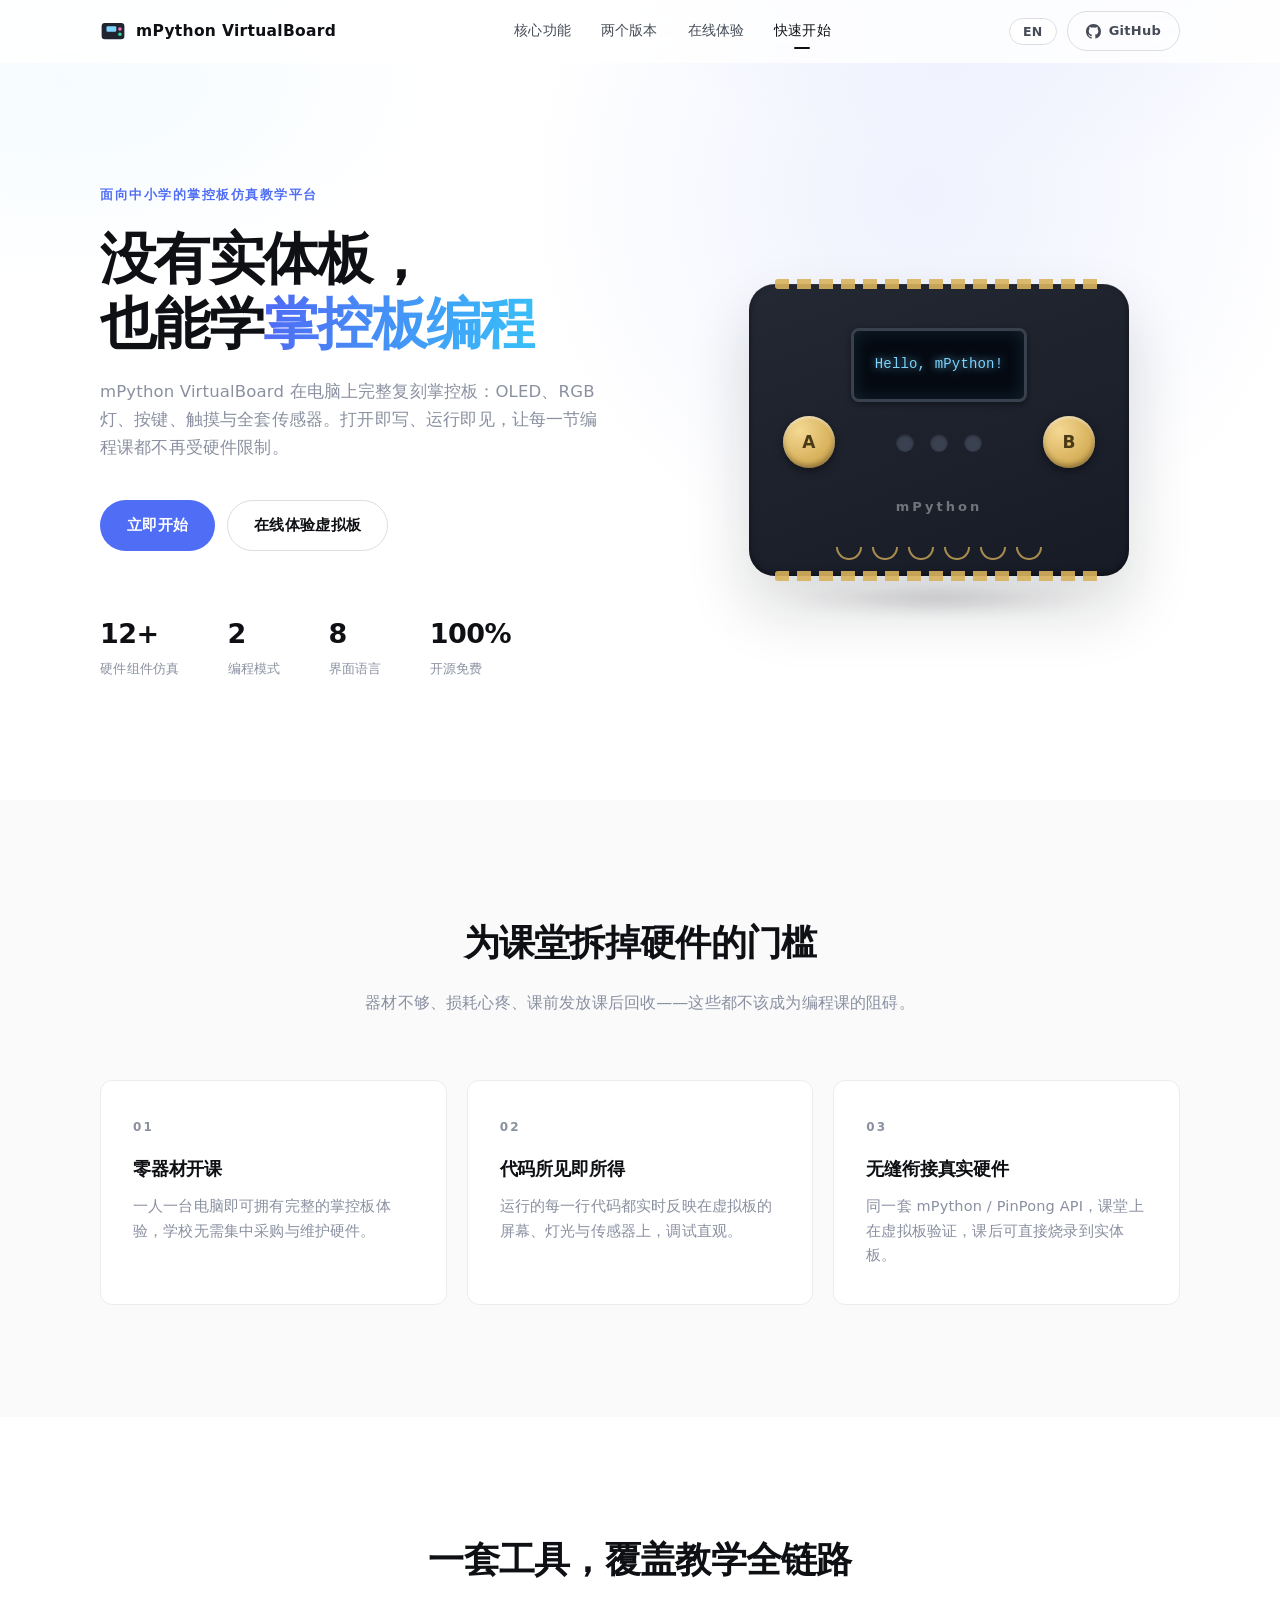
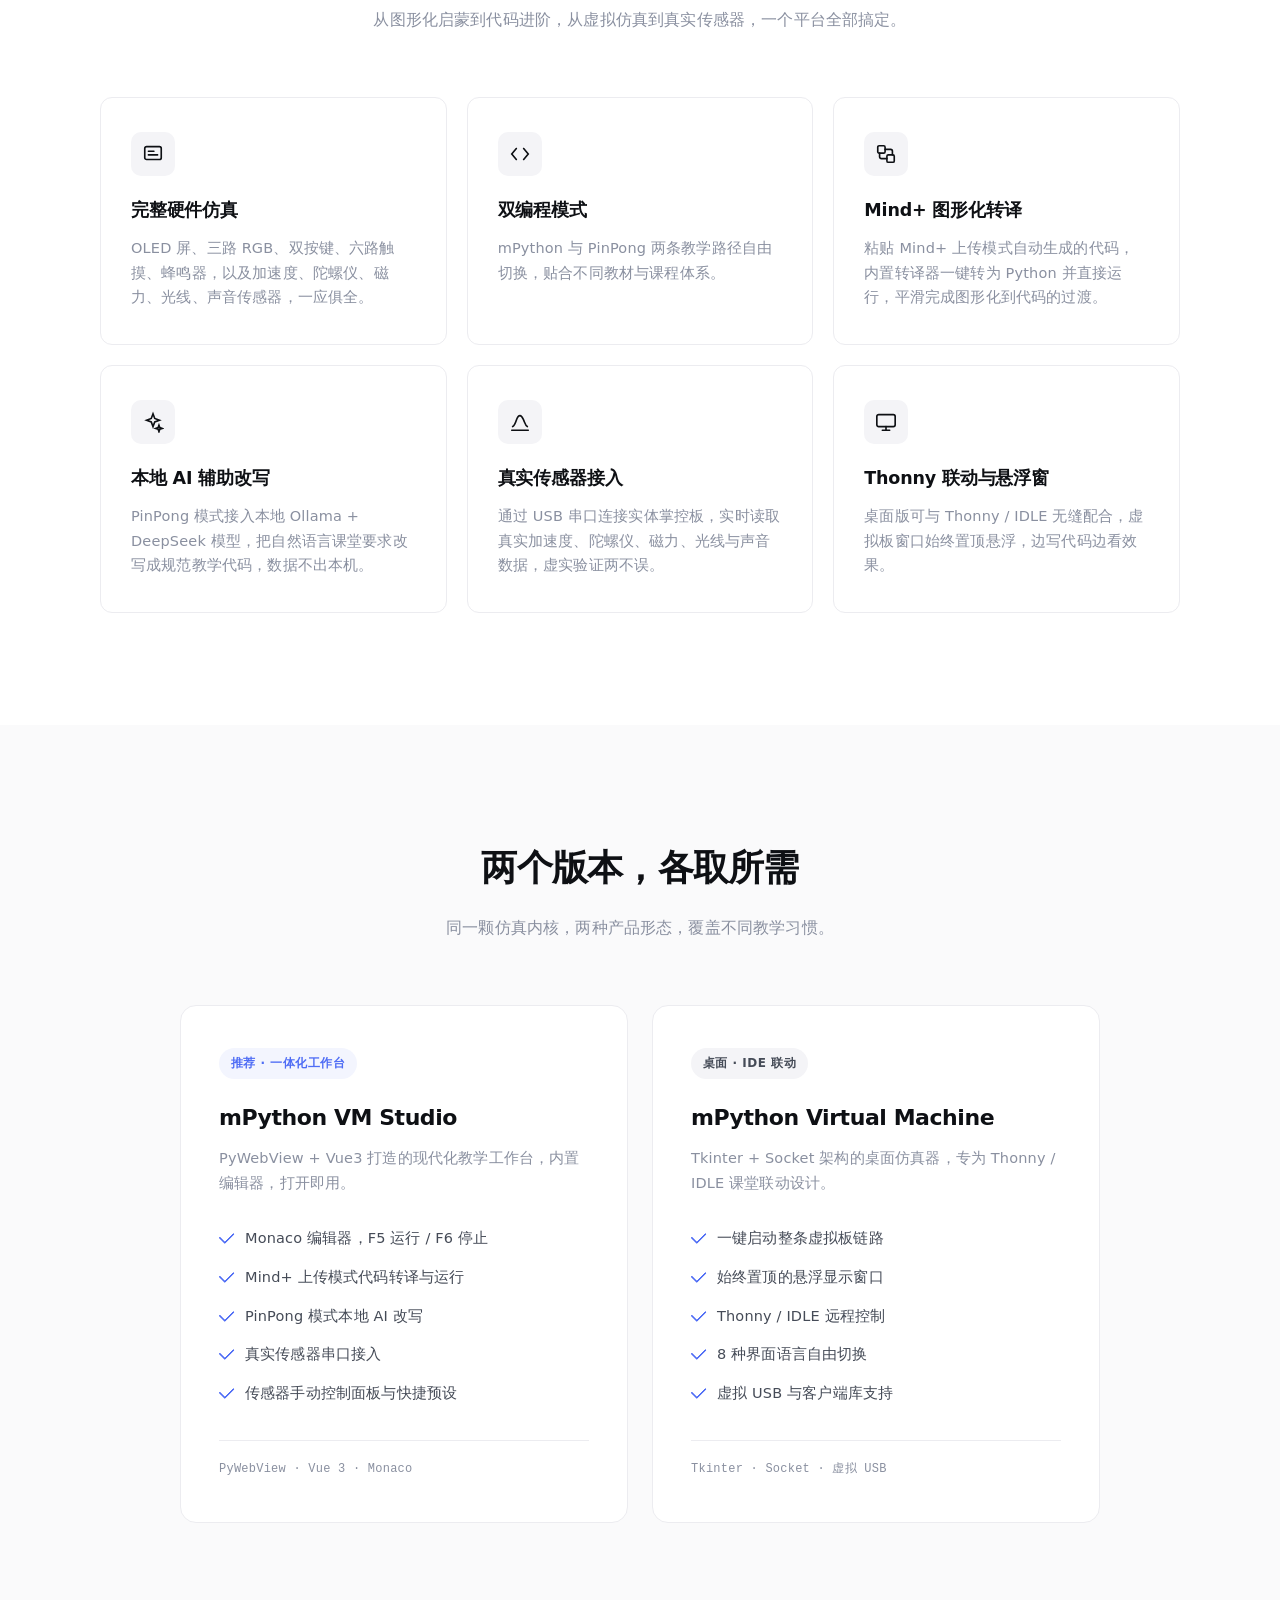
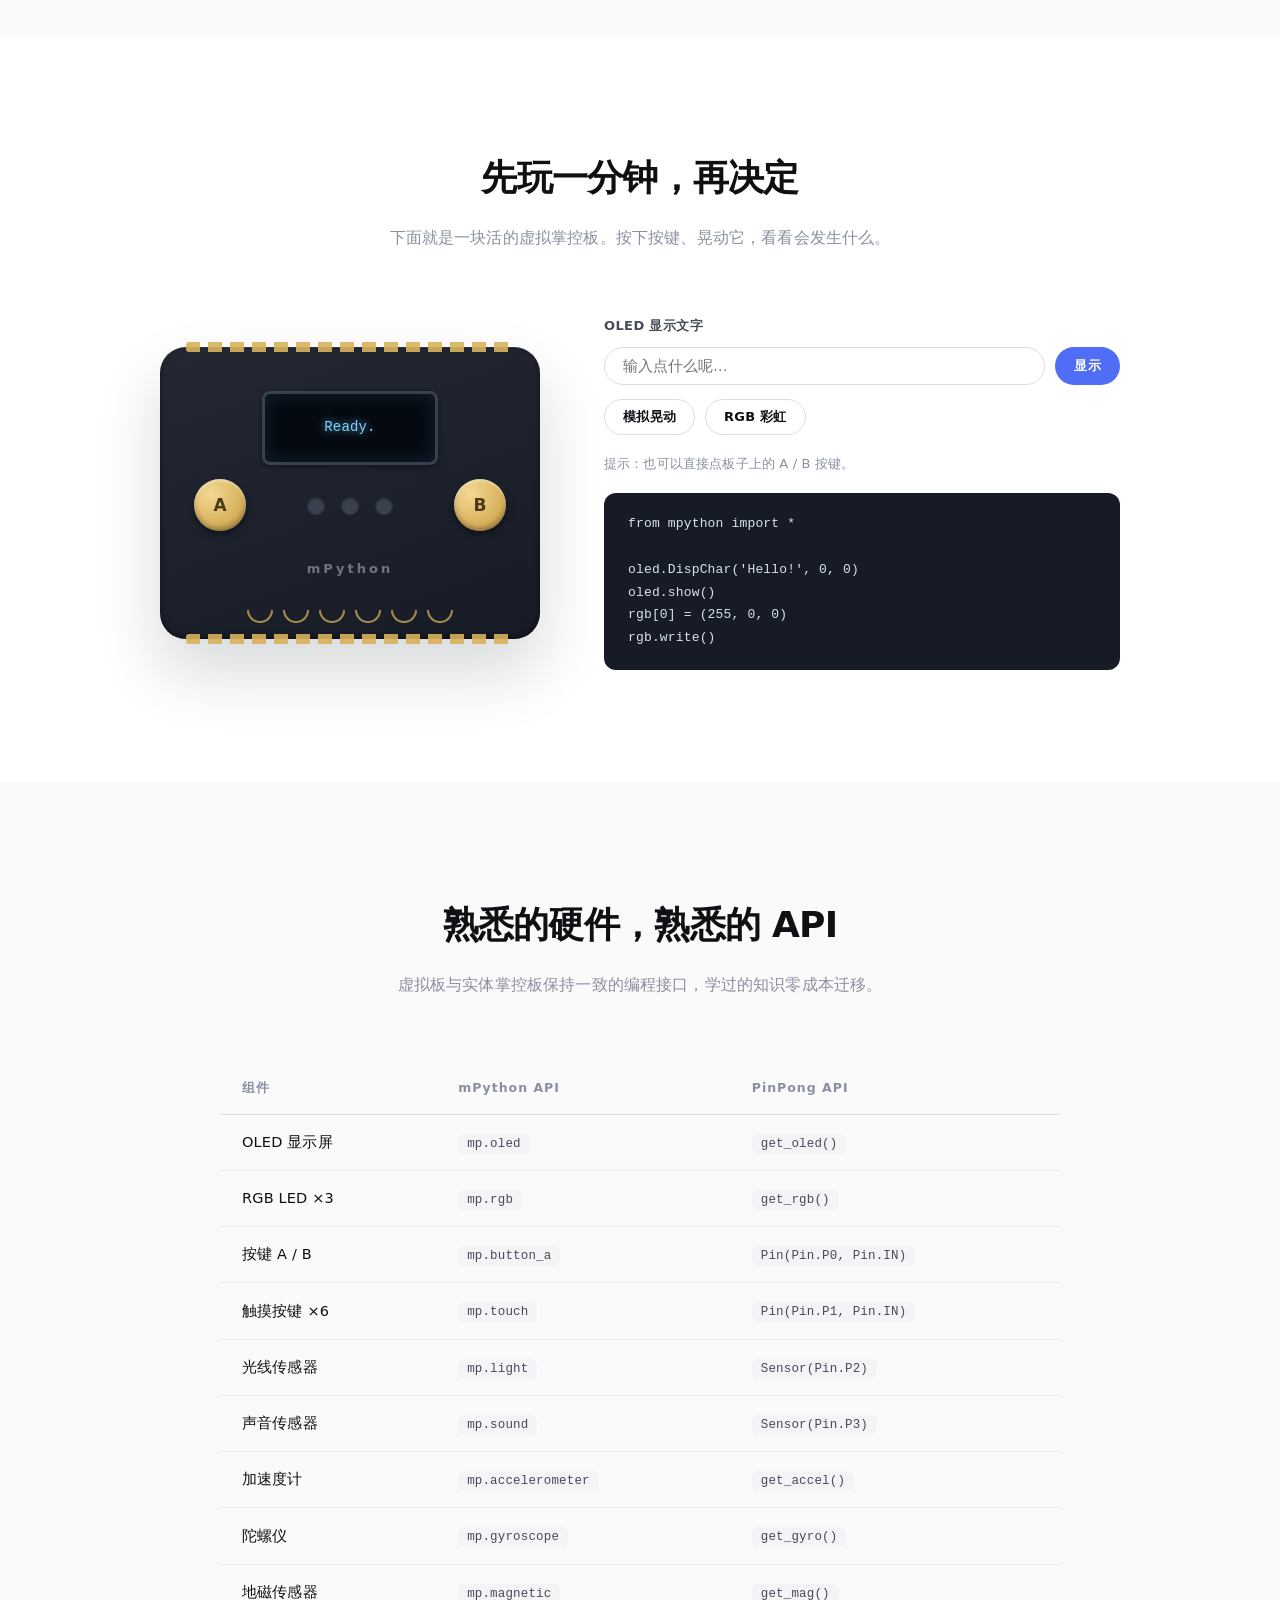
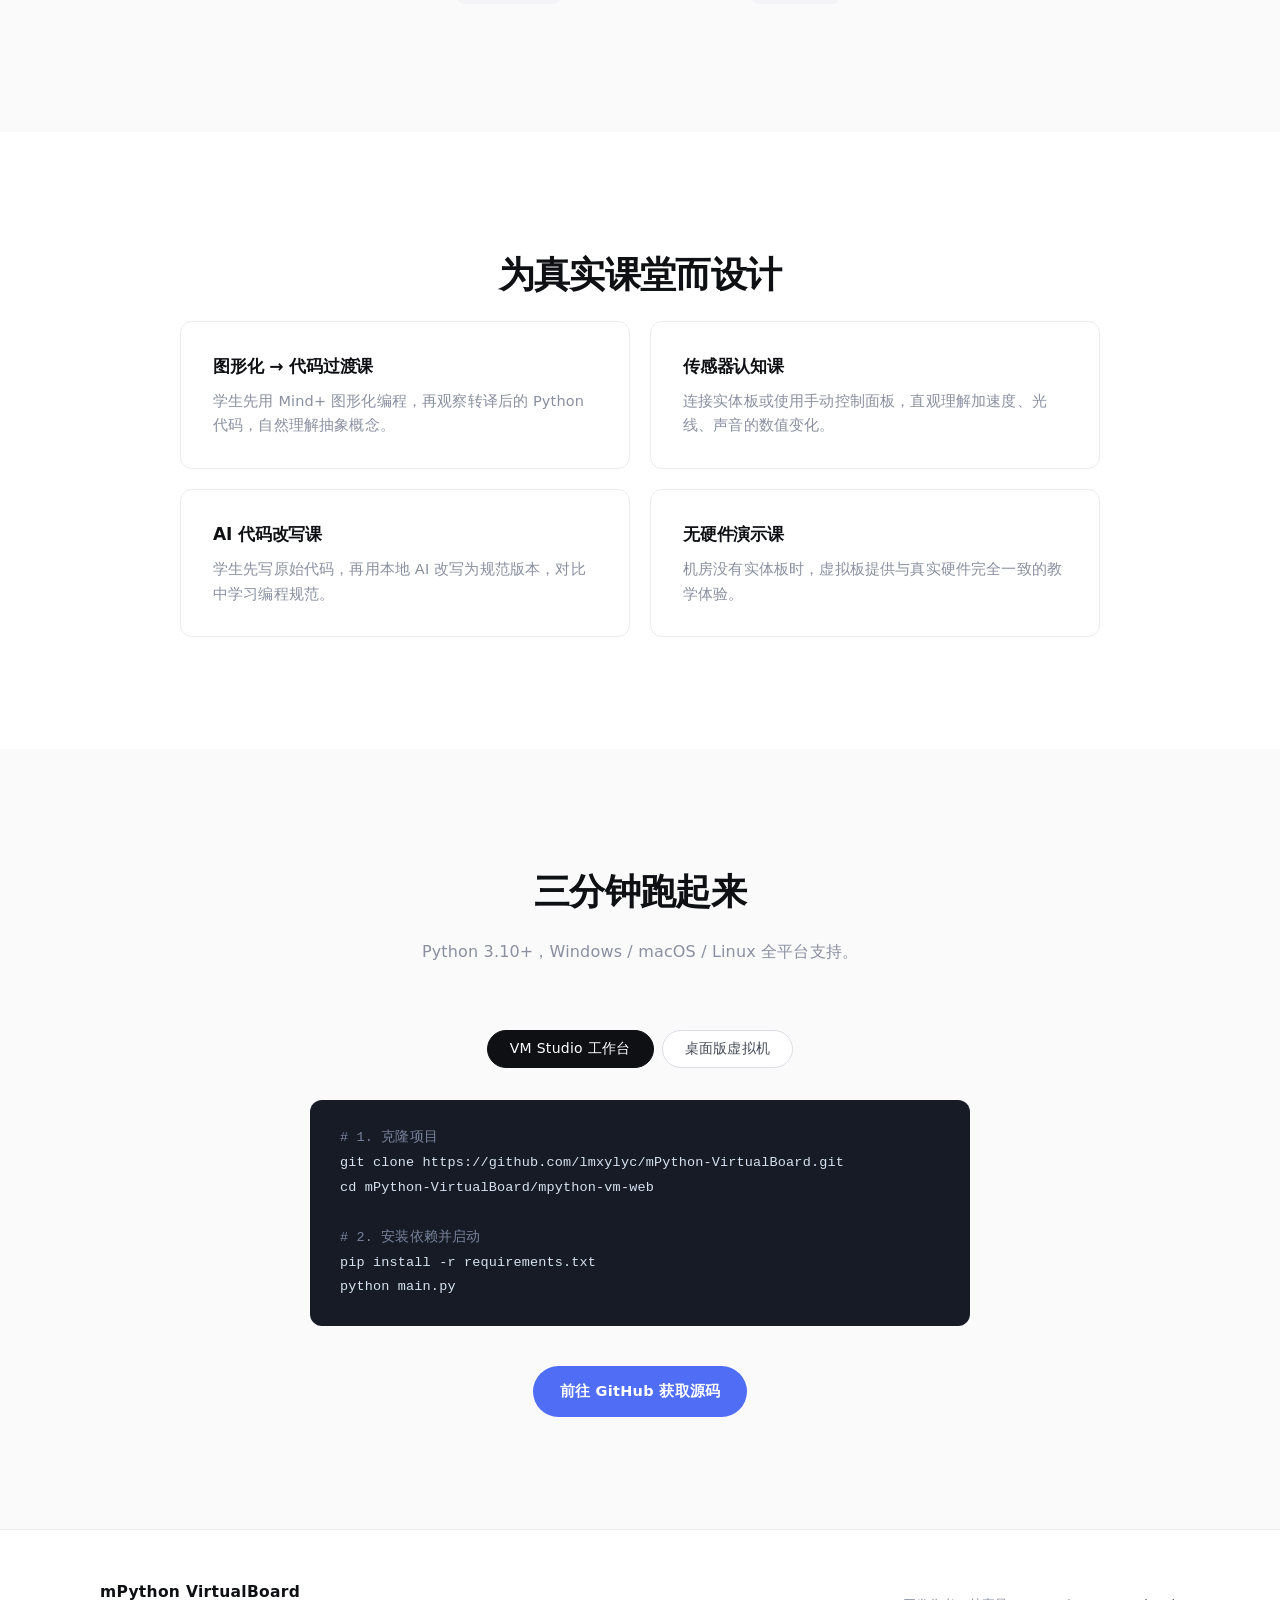
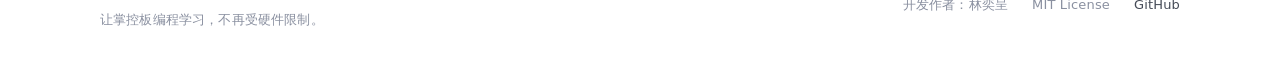
<file: docs/index.html>
<!DOCTYPE html>
<html lang="zh-CN">
<head>
  <meta charset="UTF-8" />
  <meta name="viewport" content="width=device-width, initial-scale=1.0" />
  <title>mPython VirtualBoard · 虚拟掌控板</title>
  <meta name="description" content="mPython VirtualBoard —— 无需实体硬件的掌控板仿真教学平台。完整硬件模拟、双编程模式、Mind+ 转译与本地 AI 辅助。" />
  <link rel="icon" type="image/svg+xml" href="favicon.svg" />
  <link rel="stylesheet" href="css/style.css" />
</head>
<body>
  <div class="scroll-progress" id="scrollProgress" aria-hidden="true"></div>

  <!-- ===================== 导航栏 ===================== -->
  <header class="nav" id="nav">
    <div class="container nav-inner">
      <a class="brand" href="#top">
        <span class="brand-mark" aria-hidden="true">
          <svg viewBox="0 0 32 32" width="26" height="26"><rect x="2" y="6" width="28" height="20" rx="4" fill="#1f2430"/><rect x="8" y="10" width="12" height="7" rx="1.5" fill="#7dd3fc"/><circle cx="24.5" cy="13.5" r="2.2" fill="#f472b6"/><circle cx="24.5" cy="20" r="2.2" fill="#34d399"/></svg>
        </span>
        <span class="brand-name">mPython&nbsp;VirtualBoard</span>
      </a>
      <nav class="nav-links" id="navLinks">
        <a href="#features" data-i18n="nav.features">核心功能</a>
        <a href="#editions" data-i18n="nav.editions">两个版本</a>
        <a href="#demo" data-i18n="nav.demo">在线体验</a>
        <a href="#start" data-i18n="nav.start">快速开始</a>
      </nav>
      <div class="nav-actions">
        <button class="lang-toggle" id="langToggle" type="button" aria-label="Switch language">EN</button>
        <a class="btn btn-ghost btn-sm" href="https://github.com/lmxylyc/mPython-VirtualBoard" target="_blank" rel="noopener">
          <svg viewBox="0 0 16 16" width="15" height="15" fill="currentColor" aria-hidden="true"><path d="M8 0C3.58 0 0 3.58 0 8c0 3.54 2.29 6.53 5.47 7.59.4.07.55-.17.55-.38 0-.19-.01-.82-.01-1.49-2.01.37-2.53-.49-2.69-.94-.09-.23-.48-.94-.82-1.13-.28-.15-.68-.52-.01-.53.63-.01 1.08.58 1.23.82.72 1.21 1.87.87 2.33.66.07-.52.28-.87.51-1.07-1.78-.2-3.64-.89-3.64-3.95 0-.87.31-1.59.82-2.15-.08-.2-.36-1.02.08-2.12 0 0 .67-.21 2.2.82.64-.18 1.32-.27 2-.27s1.36.09 2 .27c1.53-1.04 2.2-.82 2.2-.82.44 1.1.16 1.92.08 2.12.51.56.82 1.27.82 2.15 0 3.07-1.87 3.75-3.65 3.95.29.25.54.73.54 1.48 0 1.07-.01 1.93-.01 2.2 0 .21.15.46.55.38A8.01 8.01 0 0 0 16 8c0-4.42-3.58-8-8-8Z"/></svg>
          GitHub
        </a>
        <button class="nav-burger" id="navBurger" type="button" aria-label="Menu">
          <span></span><span></span><span></span>
        </button>
      </div>
    </div>
  </header>

  <main id="top">

    <!-- ===================== Hero ===================== -->
    <section class="hero">
      <div class="container hero-grid">
        <div class="hero-copy">
          <p class="eyebrow" data-i18n="hero.eyebrow">面向中小学的掌控板仿真教学平台</p>
          <h1 data-i18n="hero.title">没有实体板，<br />也能学<span class="grad">掌控板编程</span></h1>
          <p class="hero-sub" data-i18n="hero.sub">
            mPython VirtualBoard 在电脑上完整复刻掌控板：OLED、RGB 灯、按键、触摸与全套传感器。
            打开即写、运行即见，让每一节编程课都不再受硬件限制。
          </p>
          <div class="hero-cta">
            <a class="btn btn-primary" href="#start" data-i18n="hero.cta1">立即开始</a>
            <a class="btn btn-outline" href="#demo" data-i18n="hero.cta2">在线体验虚拟板</a>
          </div>
          <dl class="hero-stats">
            <div><dt>12+</dt><dd data-i18n="hero.stat1">硬件组件仿真</dd></div>
            <div><dt>2</dt><dd data-i18n="hero.stat2">编程模式</dd></div>
            <div><dt>8</dt><dd data-i18n="hero.stat3">界面语言</dd></div>
            <div><dt>100%</dt><dd data-i18n="hero.stat4">开源免费</dd></div>
          </dl>
        </div>

        <!-- CSS 手绘掌控板 -->
        <div class="hero-board" aria-hidden="true">
          <div class="board-float">
            <div class="board">
              <div class="board-pins top"></div>
              <div class="board-pins bottom"></div>
              <div class="board-oled"><span class="oled-line" id="heroOled">Hello, mPython!</span></div>
              <div class="board-btn btn-a">A</div>
              <div class="board-btn btn-b">B</div>
              <div class="board-rgb">
                <span class="rgb rgb0"></span><span class="rgb rgb1"></span><span class="rgb rgb2"></span>
              </div>
              <div class="board-logo">mPython</div>
              <div class="board-touch">
                <span></span><span></span><span></span><span></span><span></span><span></span>
              </div>
            </div>
            <div class="board-shadow"></div>
          </div>
        </div>
      </div>
    </section>

    <!-- ===================== 痛点 ===================== -->
    <section class="section why">
      <div class="container">
        <h2 class="section-title" data-i18n="why.title">为课堂拆掉硬件的门槛</h2>
        <p class="section-sub" data-i18n="why.sub">器材不够、损耗心疼、课前发放课后回收——这些都不该成为编程课的阻碍。</p>
        <div class="why-grid">
          <div class="why-card">
            <div class="why-num">01</div>
            <h3 data-i18n="why.c1t">零器材开课</h3>
            <p data-i18n="why.c1d">一人一台电脑即可拥有完整的掌控板体验，学校无需集中采购与维护硬件。</p>
          </div>
          <div class="why-card">
            <div class="why-num">02</div>
            <h3 data-i18n="why.c2t">代码所见即所得</h3>
            <p data-i18n="why.c2d">运行的每一行代码都实时反映在虚拟板的屏幕、灯光与传感器上，调试直观。</p>
          </div>
          <div class="why-card">
            <div class="why-num">03</div>
            <h3 data-i18n="why.c3t">无缝衔接真实硬件</h3>
            <p data-i18n="why.c3d">同一套 mPython / PinPong API，课堂上在虚拟板验证，课后可直接烧录到实体板。</p>
          </div>
        </div>
      </div>
    </section>

    <!-- ===================== 核心功能 ===================== -->
    <section class="section features" id="features">
      <div class="container">
        <h2 class="section-title" data-i18n="feat.title">一套工具，覆盖教学全链路</h2>
        <p class="section-sub" data-i18n="feat.sub">从图形化启蒙到代码进阶，从虚拟仿真到真实传感器，一个平台全部搞定。</p>
        <div class="feature-grid">
          <article class="feature-card">
            <div class="feature-icon fi-blue">
              <svg viewBox="0 0 24 24" fill="none" stroke="currentColor" stroke-width="1.8" stroke-linecap="round"><rect x="3" y="4" width="18" height="14" rx="2"/><path d="M7 9h6M7 13h10"/></svg>
            </div>
            <h3 data-i18n="feat.f1t">完整硬件仿真</h3>
            <p data-i18n="feat.f1d">OLED 屏、三路 RGB、双按键、六路触摸、蜂鸣器，以及加速度、陀螺仪、磁力、光线、声音传感器，一应俱全。</p>
          </article>
          <article class="feature-card">
            <div class="feature-icon fi-violet">
              <svg viewBox="0 0 24 24" fill="none" stroke="currentColor" stroke-width="1.8" stroke-linecap="round"><path d="M8 6l-5 6 5 6M16 6l5 6-5 6"/></svg>
            </div>
            <h3 data-i18n="feat.f2t">双编程模式</h3>
            <p data-i18n="feat.f2d">mPython 与 PinPong 两条教学路径自由切换，贴合不同教材与课程体系。</p>
          </article>
          <article class="feature-card">
            <div class="feature-icon fi-cyan">
              <svg viewBox="0 0 24 24" fill="none" stroke="currentColor" stroke-width="1.8" stroke-linecap="round"><rect x="3" y="3" width="8" height="8" rx="1.5"/><rect x="13" y="13" width="8" height="8" rx="1.5"/><path d="M11 7h6a2 2 0 0 1 2 2v4M13 17H7a2 2 0 0 1-2-2v-4"/></svg>
            </div>
            <h3 data-i18n="feat.f3t">Mind+ 图形化转译</h3>
            <p data-i18n="feat.f3d">粘贴 Mind+ 上传模式自动生成的代码，内置转译器一键转为 Python 并直接运行，平滑完成图形化到代码的过渡。</p>
          </article>
          <article class="feature-card">
            <div class="feature-icon fi-amber">
              <svg viewBox="0 0 24 24" fill="none" stroke="currentColor" stroke-width="1.8" stroke-linecap="round"><path d="M12 3l1.9 5.1L19 10l-5.1 1.9L12 17l-1.9-5.1L5 10l5.1-1.9L12 3z"/><path d="M18.5 15.5l.9 2.6 2.6.9-2.6.9-.9 2.6-.9-2.6-2.6-.9 2.6-.9.9-2.6z"/></svg>
            </div>
            <h3 data-i18n="feat.f4t">本地 AI 辅助改写</h3>
            <p data-i18n="feat.f4d">PinPong 模式接入本地 Ollama + DeepSeek 模型，把自然语言课堂要求改写成规范教学代码，数据不出本机。</p>
          </article>
          <article class="feature-card">
            <div class="feature-icon fi-green">
              <svg viewBox="0 0 24 24" fill="none" stroke="currentColor" stroke-width="1.8" stroke-linecap="round"><path d="M4 17c2-1 3-4 4-7s2-5 4-5 3 3 4 5 2 6 4 7"/><path d="M3 21h18"/></svg>
            </div>
            <h3 data-i18n="feat.f5t">真实传感器接入</h3>
            <p data-i18n="feat.f5d">通过 USB 串口连接实体掌控板，实时读取真实加速度、陀螺仪、磁力、光线与声音数据，虚实验证两不误。</p>
          </article>
          <article class="feature-card">
            <div class="feature-icon fi-rose">
              <svg viewBox="0 0 24 24" fill="none" stroke="currentColor" stroke-width="1.8" stroke-linecap="round"><rect x="2" y="4" width="20" height="13" rx="2"/><path d="M8 21h8M12 17v4"/></svg>
            </div>
            <h3 data-i18n="feat.f6t">Thonny 联动与悬浮窗</h3>
            <p data-i18n="feat.f6d">桌面版可与 Thonny / IDLE 无缝配合，虚拟板窗口始终置顶悬浮，边写代码边看效果。</p>
          </article>
        </div>
      </div>
    </section>

    <!-- ===================== 两个版本 ===================== -->
    <section class="section editions" id="editions">
      <div class="container">
        <h2 class="section-title" data-i18n="ed.title">两个版本，各取所需</h2>
        <p class="section-sub" data-i18n="ed.sub">同一颗仿真内核，两种产品形态，覆盖不同教学习惯。</p>
        <div class="edition-grid">
          <article class="edition-card">
            <div class="edition-tag tag-blue" data-i18n="ed.web.tag">推荐 · 一体化工作台</div>
            <h3>mPython VM Studio</h3>
            <p class="edition-desc" data-i18n="ed.web.desc">PyWebView + Vue3 打造的现代化教学工作台，内置编辑器，打开即用。</p>
            <ul class="edition-list">
              <li data-i18n="ed.web.l1">Monaco 编辑器，F5 运行 / F6 停止</li>
              <li data-i18n="ed.web.l2">Mind+ 上传模式代码转译与运行</li>
              <li data-i18n="ed.web.l3">PinPong 模式本地 AI 改写</li>
              <li data-i18n="ed.web.l4">真实传感器串口接入</li>
              <li data-i18n="ed.web.l5">传感器手动控制面板与快捷预设</li>
            </ul>
            <div class="edition-tech">PyWebView · Vue 3 · Monaco</div>
          </article>
          <article class="edition-card">
            <div class="edition-tag tag-dark" data-i18n="ed.desk.tag">桌面 · IDE 联动</div>
            <h3>mPython Virtual Machine</h3>
            <p class="edition-desc" data-i18n="ed.desk.desc">Tkinter + Socket 架构的桌面仿真器，专为 Thonny / IDLE 课堂联动设计。</p>
            <ul class="edition-list">
              <li data-i18n="ed.desk.l1">一键启动整条虚拟板链路</li>
              <li data-i18n="ed.desk.l2">始终置顶的悬浮显示窗口</li>
              <li data-i18n="ed.desk.l3">Thonny / IDLE 远程控制</li>
              <li data-i18n="ed.desk.l4">8 种界面语言自由切换</li>
              <li data-i18n="ed.desk.l5">虚拟 USB 与客户端库支持</li>
            </ul>
            <div class="edition-tech">Tkinter · Socket · 虚拟 USB</div>
          </article>
        </div>
      </div>
    </section>

    <!-- ===================== 在线体验 ===================== -->
    <section class="section demo" id="demo">
      <div class="container">
        <h2 class="section-title" data-i18n="demo.title">先玩一分钟，再决定</h2>
        <p class="section-sub" data-i18n="demo.sub">下面就是一块活的虚拟掌控板。按下按键、晃动它，看看会发生什么。</p>
        <div class="demo-wrap">
          <div class="demo-board-area">
            <div class="board board-demo" id="demoBoard">
              <div class="board-pins top"></div>
              <div class="board-pins bottom"></div>
              <div class="board-oled"><span class="oled-line" id="demoOled">Ready.</span></div>
              <button class="board-btn btn-a is-live" id="demoBtnA" type="button">A</button>
              <button class="board-btn btn-b is-live" id="demoBtnB" type="button">B</button>
              <div class="board-rgb">
                <span class="rgb" id="demoRgb0"></span><span class="rgb" id="demoRgb1"></span><span class="rgb" id="demoRgb2"></span>
              </div>
              <div class="board-logo">mPython</div>
              <div class="board-touch">
                <span></span><span></span><span></span><span></span><span></span><span></span>
              </div>
            </div>
          </div>
          <div class="demo-panel">
            <div class="demo-field">
              <label for="demoText" data-i18n="demo.inputLabel">OLED 显示文字</label>
              <div class="demo-input-row">
                <input id="demoText" type="text" maxlength="24" data-i18n-ph="demo.inputPh" placeholder="输入点什么呢…" />
                <button class="btn btn-primary btn-sm" id="demoShow" type="button" data-i18n="demo.show">显示</button>
              </div>
            </div>
            <div class="demo-actions">
              <button class="btn btn-outline btn-sm" id="demoShake" type="button" data-i18n="demo.shake">模拟晃动</button>
              <button class="btn btn-outline btn-sm" id="demoRainbow" type="button" data-i18n="demo.rainbow">RGB 彩虹</button>
            </div>
            <p class="demo-hint" id="demoHint" data-i18n="demo.hint">提示：也可以直接点板子上的 A / B 按键。</p>
            <pre class="demo-code" id="demoCode"><code>from mpython import *

oled.DispChar('Hello!', 0, 0)
oled.show()
rgb[0] = (255, 0, 0)
rgb.write()</code></pre>
          </div>
        </div>
      </div>
    </section>

    <!-- ===================== 硬件组件 ===================== -->
    <section class="section hardware">
      <div class="container">
        <h2 class="section-title" data-i18n="hw.title">熟悉的硬件，熟悉的 API</h2>
        <p class="section-sub" data-i18n="hw.sub">虚拟板与实体掌控板保持一致的编程接口，学过的知识零成本迁移。</p>
        <div class="hw-table-wrap">
          <table class="hw-table">
            <thead>
              <tr>
                <th data-i18n="hw.h1">组件</th>
                <th>mPython API</th>
                <th>PinPong API</th>
              </tr>
            </thead>
            <tbody>
              <tr><td data-i18n="hw.r1">OLED 显示屏</td><td><code>mp.oled</code></td><td><code>get_oled()</code></td></tr>
              <tr><td>RGB LED ×3</td><td><code>mp.rgb</code></td><td><code>get_rgb()</code></td></tr>
              <tr><td data-i18n="hw.r2">按键 A / B</td><td><code>mp.button_a</code></td><td><code>Pin(Pin.P0, Pin.IN)</code></td></tr>
              <tr><td data-i18n="hw.r3">触摸按键 ×6</td><td><code>mp.touch</code></td><td><code>Pin(Pin.P1, Pin.IN)</code></td></tr>
              <tr><td data-i18n="hw.r4">光线传感器</td><td><code>mp.light</code></td><td><code>Sensor(Pin.P2)</code></td></tr>
              <tr><td data-i18n="hw.r5">声音传感器</td><td><code>mp.sound</code></td><td><code>Sensor(Pin.P3)</code></td></tr>
              <tr><td data-i18n="hw.r6">加速度计</td><td><code>mp.accelerometer</code></td><td><code>get_accel()</code></td></tr>
              <tr><td data-i18n="hw.r7">陀螺仪</td><td><code>mp.gyroscope</code></td><td><code>get_gyro()</code></td></tr>
              <tr><td data-i18n="hw.r8">地磁传感器</td><td><code>mp.magnetic</code></td><td><code>get_mag()</code></td></tr>
            </tbody>
          </table>
        </div>
      </div>
    </section>

    <!-- ===================== 教学场景 ===================== -->
    <section class="section scenes">
      <div class="container">
        <h2 class="section-title" data-i18n="sc.title">为真实课堂而设计</h2>
        <div class="scene-grid">
          <div class="scene-card">
            <h3 data-i18n="sc.s1t">图形化 → 代码过渡课</h3>
            <p data-i18n="sc.s1d">学生先用 Mind+ 图形化编程，再观察转译后的 Python 代码，自然理解抽象概念。</p>
          </div>
          <div class="scene-card">
            <h3 data-i18n="sc.s2t">传感器认知课</h3>
            <p data-i18n="sc.s2d">连接实体板或使用手动控制面板，直观理解加速度、光线、声音的数值变化。</p>
          </div>
          <div class="scene-card">
            <h3 data-i18n="sc.s3t">AI 代码改写课</h3>
            <p data-i18n="sc.s3d">学生先写原始代码，再用本地 AI 改写为规范版本，对比中学习编程规范。</p>
          </div>
          <div class="scene-card">
            <h3 data-i18n="sc.s4t">无硬件演示课</h3>
            <p data-i18n="sc.s4d">机房没有实体板时，虚拟板提供与真实硬件完全一致的教学体验。</p>
          </div>
        </div>
      </div>
    </section>

    <!-- ===================== 快速开始 ===================== -->
    <section class="section start" id="start">
      <div class="container">
        <h2 class="section-title" data-i18n="start.title">三分钟跑起来</h2>
        <p class="section-sub" data-i18n="start.sub">Python 3.10+，Windows / macOS / Linux 全平台支持。</p>
        <div class="start-tabs" role="tablist">
          <button class="start-tab is-active" id="tabWeb" type="button" role="tab" data-i18n="start.tabWeb">VM Studio 工作台</button>
          <button class="start-tab" id="tabDesk" type="button" role="tab" data-i18n="start.tabDesk">桌面版虚拟机</button>
        </div>
        <div class="start-panels">
          <div class="start-panel is-active" id="panelWeb">
            <pre class="code-block"><code><span class="c"># 1. 克隆项目</span>
git clone https://github.com/lmxylyc/mPython-VirtualBoard.git
cd mPython-VirtualBoard/mpython-vm-web

<span class="c"># 2. 安装依赖并启动</span>
pip install -r requirements.txt
python main.py</code></pre>
          </div>
          <div class="start-panel" id="panelDesk">
            <pre class="code-block"><code><span class="c"># 1. 克隆项目</span>
git clone https://github.com/lmxylyc/mPython-VirtualBoard.git
cd mPython-VirtualBoard/mpython-virtual-machine

<span class="c"># 2. 一键启动（也可以双击 run.bat）</span>
python start_vm.py</code></pre>
          </div>
        </div>
        <div class="start-cta">
          <a class="btn btn-primary" href="https://github.com/lmxylyc/mPython-VirtualBoard" target="_blank" rel="noopener" data-i18n="start.github">前往 GitHub 获取源码</a>
        </div>
      </div>
    </section>

  </main>

  <!-- ===================== 页脚 ===================== -->
  <footer class="footer">
    <div class="container footer-inner">
      <div class="footer-brand">
        <span class="brand-name">mPython VirtualBoard</span>
        <p data-i18n="footer.slogan">让掌控板编程学习，不再受硬件限制。</p>
      </div>
      <div class="footer-meta">
        <span data-i18n="footer.author">开发作者：林奕呈</span>
        <span>MIT License</span>
        <a href="https://github.com/lmxylyc/mPython-VirtualBoard" target="_blank" rel="noopener">GitHub</a>
      </div>
    </div>
  </footer>

  <button class="to-top" id="toTop" type="button" aria-label="Back to top">
    <svg viewBox="0 0 24 24" width="18" height="18" fill="none" stroke="currentColor" stroke-width="2.4" stroke-linecap="round" stroke-linejoin="round"><path d="M12 19V5M5 12l7-7 7 7"/></svg>
  </button>

  <script src="js/main.js"></script>
</body>
</html>
</file>
<file: docs/css/style.css>
/* ============================================================
   mPython VirtualBoard · 宣传站样式
   简约高级：中性色 / 细描边 / 大留白 / 单一强调色
   ============================================================ */

:root {
  --accent: #4f6df5;
  --accent-dark: #3f5bdf;
  --accent-soft: #f3f5fe;
  --ink: #0e1014;
  --ink-2: #454b57;
  --ink-3: #8a90a0;
  --line: #ececf0;
  --line-strong: #dcdde3;
  --bg: #ffffff;
  --bg-soft: #fafafb;
  --chip: #f4f4f7;
  --pcb: #232833;
  --pcb-2: #171b26;
  --gold: #d8b25c;
  --oled: #050a12;
  --oled-ink: #7dd3fc;
  --radius: 12px;
  --shadow-sm: 0 1px 2px rgba(15, 17, 26, .04);
  --shadow-md: 0 10px 30px rgba(15, 17, 26, .07);
  --shadow-lg: 0 32px 64px rgba(15, 17, 26, .16);
  --font: "PingFang SC", "Microsoft YaHei", "Helvetica Neue", "Segoe UI", system-ui, -apple-system, sans-serif;
  --mono: "SF Mono", "Cascadia Code", Consolas, "Courier New", monospace;
}

* { margin: 0; padding: 0; box-sizing: border-box; }

html { scroll-behavior: smooth; }

body {
  font-family: var(--font);
  font-size: 16px;
  color: var(--ink);
  background: var(--bg);
  line-height: 1.7;
  letter-spacing: .01em;
  -webkit-font-smoothing: antialiased;
}

.container { width: min(1080px, 92%); margin: 0 auto; }

code, pre { font-family: var(--mono); }

::selection { background: var(--accent); color: #fff; }

/* ---------------- 按钮 ---------------- */
.btn {
  display: inline-flex; align-items: center; gap: 8px;
  padding: 12px 26px; border-radius: 999px;
  font-size: 14.5px; font-weight: 600; font-family: var(--font);
  letter-spacing: .02em;
  text-decoration: none; cursor: pointer; border: 1px solid transparent;
  transition: transform .18s ease, box-shadow .18s ease, background .18s ease, color .18s ease, border-color .18s ease;
}
.btn:active { transform: translateY(1px) scale(.98); }
.btn-sm { padding: 8px 18px; font-size: 13px; }
.btn-primary { background: var(--accent); color: #fff; }
.btn-primary:hover { background: var(--accent-dark); transform: translateY(-1px); box-shadow: 0 8px 20px rgba(79, 109, 245, .28); }
.btn-outline { background: #fff; color: var(--ink); border-color: var(--line-strong); }
.btn-outline:hover { border-color: var(--ink); transform: translateY(-1px); }
.btn-ghost { background: transparent; color: var(--ink-2); border-color: var(--line-strong); }
.btn-ghost:hover { color: var(--ink); border-color: var(--ink-3); }

/* ---------------- 导航栏 ---------------- */
.nav {
  position: fixed; inset: 0 0 auto 0; z-index: 100;
  background: rgba(255, 255, 255, .8);
  backdrop-filter: blur(16px); -webkit-backdrop-filter: blur(16px);
  border-bottom: 1px solid transparent;
  transition: border-color .25s ease;
}
.nav.is-scrolled { border-bottom-color: var(--line); }
.nav-inner { display: flex; align-items: center; justify-content: space-between; height: 62px; gap: 16px; }
.brand { display: flex; align-items: center; gap: 10px; text-decoration: none; color: var(--ink); }
.brand-mark { display: grid; place-items: center; }
.brand-name { font-weight: 600; font-size: 15.5px; letter-spacing: .02em; }
.nav-links { display: flex; gap: 30px; }
.nav-links a { position: relative; color: var(--ink-2); text-decoration: none; font-size: 14px; font-weight: 500; transition: color .15s; }
.nav-links a:hover { color: var(--ink); }
.nav-links a::after {
  content: ""; position: absolute; left: 50%; bottom: -6px;
  width: 0; height: 1.5px; border-radius: 2px; background: var(--ink);
  transform: translateX(-50%); transition: width .2s ease;
}
.nav-links a.is-active { color: var(--ink); }
.nav-links a.is-active::after { width: 16px; }
.nav-actions { display: flex; align-items: center; gap: 10px; }
.lang-toggle {
  border: 1px solid var(--line-strong); background: #fff; color: var(--ink-2);
  border-radius: 999px; padding: 5px 13px; font-size: 12.5px; font-weight: 600;
  cursor: pointer; font-family: var(--font); letter-spacing: .03em; transition: all .15s;
}
.lang-toggle:hover { border-color: var(--ink); color: var(--ink); }
.nav-burger { display: none; flex-direction: column; gap: 4px; background: none; border: 0; cursor: pointer; padding: 8px; }
.nav-burger span { width: 18px; height: 1.8px; background: var(--ink); border-radius: 2px; }

/* ---------------- Hero ---------------- */
.hero {
  position: relative; overflow: hidden;
  padding: 180px 0 120px;
  background:
    radial-gradient(900px 420px at 85% -10%, rgba(79, 109, 245, .07), transparent 60%),
    radial-gradient(700px 380px at 5% 10%, rgba(125, 211, 252, .08), transparent 55%),
    var(--bg);
}
.hero::after {
  content: ""; position: absolute; inset: 0; pointer-events: none;
  background: radial-gradient(640px circle at var(--gx, 72%) var(--gy, 24%), rgba(79, 109, 245, .09), transparent 62%);
}
.hero .container { position: relative; z-index: 1; }
.hero-grid { display: grid; grid-template-columns: 1.05fr .95fr; gap: 64px; align-items: center; }
.eyebrow {
  display: inline-block; font-size: 12.5px; font-weight: 600;
  letter-spacing: .12em; color: var(--accent); margin-bottom: 22px;
}
.hero h1 { font-size: clamp(36px, 4.8vw, 56px); font-weight: 700; line-height: 1.15; letter-spacing: -.03em; margin-bottom: 22px; }
.hero-sub { font-size: 16.5px; color: var(--ink-3); max-width: 500px; margin-bottom: 38px; }
.hero-cta { display: flex; gap: 12px; flex-wrap: wrap; margin-bottom: 60px; }
.hero-stats { display: flex; gap: 48px; flex-wrap: wrap; }
.hero-stats dt { font-size: 27px; font-weight: 700; letter-spacing: -.02em; }
.hero-stats dd { font-size: 13px; color: var(--ink-3); margin-top: 1px; letter-spacing: .02em; }

/* 渐变标题关键词 */
.grad {
  background: linear-gradient(100deg, var(--accent) 5%, #38bdf8 95%);
  -webkit-background-clip: text; background-clip: text;
  -webkit-text-fill-color: transparent; color: transparent;
}

/* ---------------- CSS 手绘掌控板 ---------------- */
.hero-board { display: flex; justify-content: center; perspective: 1200px; }
.board-float { position: relative; transform-style: preserve-3d; will-change: transform; }
.hero-board .board { animation: floaty 5.5s ease-in-out infinite; }
@keyframes floaty { 0%, 100% { transform: translateY(0) rotate(-.6deg); } 50% { transform: translateY(-14px) rotate(.6deg); } }
.board-shadow {
  position: absolute; left: 10%; right: 10%; bottom: -36px; height: 26px;
  background: radial-gradient(ellipse at center, rgba(15, 17, 26, .22), transparent 70%);
  filter: blur(8px); z-index: -1;
}
.board {
  position: relative; width: 380px; height: 292px;
  background: linear-gradient(160deg, var(--pcb) 0%, var(--pcb-2) 100%);
  border-radius: 26px;
  box-shadow: var(--shadow-lg), inset 0 1px 0 rgba(255, 255, 255, .08), inset 0 -2px 6px rgba(0, 0, 0, .5);
}
.board-pins { position: absolute; left: 26px; right: 26px; height: 10px; display: flex; gap: 8px; }
.board-pins::before {
  content: ""; flex: 1;
  background-image: repeating-linear-gradient(90deg, var(--gold) 0 14px, transparent 14px 22px);
  border-radius: 3px; opacity: .9;
}
.board-pins.top { top: -5px; }
.board-pins.bottom { bottom: -5px; }
.board-oled {
  position: absolute; top: 44px; left: 50%; transform: translateX(-50%);
  width: 176px; height: 74px; background: var(--oled);
  border: 3px solid #39404e; border-radius: 8px;
  display: flex; align-items: center; justify-content: center; overflow: hidden;
  box-shadow: inset 0 0 18px rgba(125, 211, 252, .12), 0 2px 6px rgba(0, 0, 0, .4);
}
.oled-line {
  font-family: var(--mono); font-size: 14px; color: var(--oled-ink);
  text-shadow: 0 0 8px rgba(125, 211, 252, .8); white-space: nowrap;
  padding: 0 8px;
}
.board-btn {
  position: absolute; top: 132px; width: 52px; height: 52px; border-radius: 50%;
  background: radial-gradient(circle at 32% 28%, #f4d894, var(--gold) 62%, #a8843c);
  color: #4a3a15; font-weight: 800; font-size: 17px; font-family: var(--font);
  display: grid; place-items: center; border: 0; cursor: default;
  box-shadow: 0 3px 8px rgba(0, 0, 0, .45), inset 0 -3px 5px rgba(0, 0, 0, .28), inset 0 2px 3px rgba(255, 255, 255, .5);
  transition: transform .1s ease, box-shadow .1s ease;
}
.btn-a { left: 34px; }
.btn-b { right: 34px; }
.board-btn.is-live { cursor: pointer; }
.board-btn.is-live:active, .board-btn.is-pressed {
  transform: translateY(2px);
  box-shadow: 0 1px 3px rgba(0, 0, 0, .5), inset 0 3px 6px rgba(0, 0, 0, .35);
}
.board-rgb { position: absolute; top: 150px; left: 50%; transform: translateX(-50%); display: flex; gap: 16px; }
.rgb {
  width: 18px; height: 18px; border-radius: 50%;
  background: #3a4150; box-shadow: inset 0 1px 3px rgba(0, 0, 0, .5);
  transition: background .3s, box-shadow .3s;
}
.hero-board .rgb0 { animation: glow 3s ease-in-out infinite; }
.hero-board .rgb1 { animation: glow 3s ease-in-out .9s infinite; }
.hero-board .rgb2 { animation: glow 3s ease-in-out 1.8s infinite; }
@keyframes glow {
  0%, 100% { background: #3a4150; box-shadow: inset 0 1px 3px rgba(0,0,0,.5); }
  12% { background: #f43f5e; box-shadow: 0 0 14px #f43f5e, 0 0 30px rgba(244, 63, 94, .5); }
  24% { background: #f59e0b; box-shadow: 0 0 14px #f59e0b, 0 0 30px rgba(245, 158, 11, .5); }
  36% { background: #10b981; box-shadow: 0 0 14px #10b981, 0 0 30px rgba(16, 185, 129, .5); }
  48% { background: #3b82f6; box-shadow: 0 0 14px #3b82f6, 0 0 30px rgba(59, 130, 246, .5); }
  60% { background: #8b5cf6; box-shadow: 0 0 14px #8b5cf6, 0 0 30px rgba(139, 92, 246, .5); }
  72% { background: #3a4150; box-shadow: inset 0 1px 3px rgba(0,0,0,.5); }
}
.board-logo {
  position: absolute; bottom: 58px; left: 50%; transform: translateX(-50%);
  color: rgba(255, 255, 255, .38); font-size: 13px; font-weight: 700; letter-spacing: 3px;
}
.board-touch { position: absolute; bottom: 16px; left: 50%; transform: translateX(-50%); display: flex; gap: 10px; }
.board-touch span {
  width: 26px; height: 13px; border-radius: 0 0 14px 14px;
  border: 2px solid var(--gold); border-top: 0; opacity: .75;
}

/* ---------------- 通用 Section ---------------- */
.section { padding: 112px 0; }
.section:nth-of-type(even) { background: var(--bg-soft); }
.section-title { font-size: clamp(26px, 3.2vw, 36px); font-weight: 700; text-align: center; letter-spacing: -.02em; margin-bottom: 16px; }
.section-sub { text-align: center; color: var(--ink-3); font-size: 16px; max-width: 620px; margin: 0 auto 64px; }

/* ---------------- 痛点 ---------------- */
.why-grid { display: grid; grid-template-columns: repeat(3, 1fr); gap: 20px; }
.why-card {
  background: #fff; border: 1px solid var(--line); border-radius: var(--radius);
  padding: 36px 32px;
  transition: border-color .2s ease, transform .2s ease, box-shadow .2s ease;
}
.why-card:hover { border-color: var(--line-strong); transform: translateY(-3px); box-shadow: var(--shadow-md); }
.why-num { font-size: 12px; font-weight: 700; color: var(--ink-3); letter-spacing: .18em; margin-bottom: 16px; }
.why-card h3 { font-size: 18px; font-weight: 600; letter-spacing: -.01em; margin-bottom: 10px; }
.why-card p { color: var(--ink-3); font-size: 14.5px; }

/* ---------------- 功能 ---------------- */
.feature-grid { display: grid; grid-template-columns: repeat(3, 1fr); gap: 20px; }
.feature-card {
  background: #fff; border: 1px solid var(--line); border-radius: var(--radius);
  padding: 34px 30px;
  transition: border-color .2s ease, transform .2s ease, box-shadow .2s ease;
}
.feature-card:hover { border-color: var(--line-strong); transform: translateY(-3px); box-shadow: var(--shadow-md); }
.feature-icon {
  width: 44px; height: 44px; border-radius: 10px;
  background: var(--chip); color: var(--ink);
  display: grid; place-items: center; margin-bottom: 20px;
}
.feature-icon svg { width: 22px; height: 22px; }
.feature-card h3 { font-size: 17.5px; font-weight: 600; letter-spacing: -.01em; margin-bottom: 10px; }
.feature-card p { color: var(--ink-3); font-size: 14.5px; }

/* ---------------- 双版本 ---------------- */
.edition-grid { display: grid; grid-template-columns: 1fr 1fr; gap: 24px; max-width: 920px; margin: 0 auto; }
.edition-card {
  position: relative; background: #fff; border: 1px solid var(--line);
  border-radius: 16px; padding: 42px 38px;
  transition: border-color .2s ease, transform .2s ease, box-shadow .2s ease;
}
.edition-card:hover { border-color: var(--line-strong); transform: translateY(-3px); box-shadow: var(--shadow-md); }
.edition-tag {
  display: inline-block; font-size: 12px; font-weight: 600; letter-spacing: .04em;
  padding: 5px 12px; border-radius: 999px; margin-bottom: 20px;
}
.tag-blue { background: var(--accent-soft); color: var(--accent); }
.tag-dark { background: var(--chip); color: var(--ink-2); }
.edition-card h3 { font-size: 22px; font-weight: 700; letter-spacing: -.02em; margin-bottom: 10px; }
.edition-desc { color: var(--ink-3); font-size: 14.5px; margin-bottom: 24px; }
.edition-list { list-style: none; margin-bottom: 28px; }
.edition-list li { position: relative; padding: 7px 0 7px 26px; font-size: 14.5px; color: var(--ink-2); }
.edition-list li::before {
  content: ""; position: absolute; left: 2px; top: 14px;
  width: 12px; height: 7px; border-left: 2px solid var(--accent); border-bottom: 2px solid var(--accent);
  transform: rotate(-45deg) translateY(-2px); border-radius: 1px;
}
.edition-tech { font-family: var(--mono); font-size: 12px; color: var(--ink-3); letter-spacing: .02em; border-top: 1px solid var(--line); padding-top: 18px; }

/* ---------------- 在线体验 ---------------- */
.demo-wrap {
  display: grid; grid-template-columns: auto 1fr; gap: 64px; align-items: center;
  max-width: 960px; margin: 0 auto;
}
.demo-board-area { display: flex; justify-content: center; }
.demo-panel { min-width: 0; }
.demo-field label { display: block; font-size: 13px; font-weight: 600; color: var(--ink-2); letter-spacing: .03em; margin-bottom: 10px; }
.demo-input-row { display: flex; gap: 10px; }
.demo-input-row input {
  flex: 1; min-width: 0; border: 1px solid var(--line-strong); border-radius: 999px;
  padding: 10px 18px; font-size: 14.5px; font-family: var(--font); color: var(--ink);
  background: #fff; outline: none; transition: border-color .15s, box-shadow .15s;
}
.demo-input-row input:focus { border-color: var(--accent); box-shadow: 0 0 0 3px rgba(79, 109, 245, .14); }
.demo-actions { display: flex; gap: 10px; margin-top: 14px; flex-wrap: wrap; }
.demo-hint { font-size: 13px; color: var(--ink-3); margin: 18px 0; }
.demo-code {
  background: var(--pcb-2); color: #d6e2f0; border-radius: var(--radius);
  padding: 20px 24px; font-size: 13px; line-height: 1.75; overflow-x: auto;
}

/* ---------------- 硬件表 ---------------- */
.hw-table-wrap { max-width: 840px; margin: 0 auto; overflow-x: auto; }
.hw-table { width: 100%; border-collapse: collapse; font-size: 14.5px; }
.hw-table th, .hw-table td { padding: 15px 22px; text-align: left; border-bottom: 1px solid var(--line); }
.hw-table thead th { font-size: 12.5px; color: var(--ink-3); font-weight: 600; letter-spacing: .08em; border-bottom-color: var(--line-strong); }
.hw-table tbody tr:last-child td { border-bottom: 0; }
.hw-table tbody tr { transition: background .15s; }
.hw-table tbody tr:hover { background: var(--bg-soft); }
.hw-table code { background: var(--chip); color: var(--ink-2); padding: 3px 9px; border-radius: 6px; font-size: 12.5px; }

/* ---------------- 场景 ---------------- */
.scene-grid { display: grid; grid-template-columns: repeat(2, 1fr); gap: 20px; max-width: 920px; margin: 0 auto; }
.scene-card {
  background: #fff; border: 1px solid var(--line); border-radius: var(--radius);
  padding: 30px 32px;
  transition: border-color .2s ease, transform .2s ease, box-shadow .2s ease;
}
.scene-card:hover { border-color: var(--line-strong); transform: translateY(-3px); box-shadow: var(--shadow-md); }
.scene-card h3 { font-size: 17px; font-weight: 600; letter-spacing: -.01em; margin-bottom: 8px; }
.scene-card p { color: var(--ink-3); font-size: 14.5px; }

/* ---------------- 快速开始 ---------------- */
.start-tabs { display: flex; justify-content: center; gap: 8px; margin-bottom: 32px; }
.start-tab {
  border: 1px solid var(--line-strong); background: #fff; color: var(--ink-2);
  padding: 9px 22px; border-radius: 999px; font-size: 14px; font-weight: 500;
  letter-spacing: .02em; cursor: pointer; font-family: var(--font); transition: all .15s;
}
.start-tab:hover { border-color: var(--ink-3); }
.start-tab.is-active { background: var(--ink); color: #fff; border-color: var(--ink); }
.start-panels { max-width: 660px; margin: 0 auto; }
.start-panel { display: none; }
.start-panel.is-active { display: block; animation: fadeUp .3s ease; }
@keyframes fadeUp { from { opacity: 0; transform: translateY(8px); } to { opacity: 1; transform: none; } }
.code-block {
  background: var(--pcb-2); color: #d6e2f0; border-radius: var(--radius);
  padding: 26px 30px; font-size: 13.5px; line-height: 1.85; overflow-x: auto;
}
.code-block .c { color: #79839c; }
.start-cta { text-align: center; margin-top: 40px; }

/* ---------------- 页脚 ---------------- */
.footer { border-top: 1px solid var(--line); padding: 48px 0; background: #fff; }
.footer-inner { display: flex; align-items: center; justify-content: space-between; gap: 20px; flex-wrap: wrap; }
.footer-brand p { color: var(--ink-3); font-size: 13px; margin-top: 4px; }
.footer-meta { display: flex; align-items: center; gap: 24px; font-size: 13px; color: var(--ink-3); flex-wrap: wrap; }
.footer-meta a { color: var(--ink-2); text-decoration: none; font-weight: 500; }
.footer-meta a:hover { color: var(--ink); }

/* ---------------- 滚动进场动画（支持 --d 交错延迟） ---------------- */
.reveal { opacity: 0; transform: translateY(22px); transition: opacity .6s ease var(--d, 0ms), transform .6s ease var(--d, 0ms); }
.reveal.is-visible { opacity: 1; transform: none; }

/* ---------------- 顶部滚动进度条 ---------------- */
.scroll-progress {
  position: fixed; top: 0; left: 0; z-index: 300;
  width: 0; height: 2px; background: var(--accent);
  transition: width .08s linear;
}

/* 卡片聚光灯（中性色径向高光） */
.spotlight { position: relative; overflow: hidden; }
.spotlight::after {
  content: ""; position: absolute; inset: 0; pointer-events: none;
  background: radial-gradient(340px circle at var(--mx, 50%) var(--my, 0%), rgba(79, 109, 245, .06), transparent 65%);
  opacity: 0; transition: opacity .3s ease;
}
.spotlight:hover::after { opacity: 1; }

/* 返回顶部 */
.to-top {
  position: fixed; right: 24px; bottom: 24px; z-index: 150;
  width: 42px; height: 42px; border-radius: 50%;
  border: 1px solid var(--line-strong); background: rgba(255, 255, 255, .92);
  backdrop-filter: blur(8px); -webkit-backdrop-filter: blur(8px);
  color: var(--ink-2); cursor: pointer; display: grid; place-items: center;
  box-shadow: var(--shadow-sm);
  opacity: 0; transform: translateY(12px); pointer-events: none;
  transition: opacity .25s ease, transform .25s ease, color .15s, border-color .15s;
}
.to-top.is-show { opacity: 1; transform: none; pointer-events: auto; }
.to-top:hover { color: var(--ink); border-color: var(--ink); }

/* 自定义滚动条 */
::-webkit-scrollbar { width: 9px; height: 9px; }
::-webkit-scrollbar-track { background: transparent; }
::-webkit-scrollbar-thumb { background: #d6d8e0; border-radius: 6px; }
::-webkit-scrollbar-thumb:hover { background: var(--ink-3); }

/* 键盘可达性 */
:focus-visible { outline: 2px solid var(--accent); outline-offset: 3px; border-radius: 4px; }

/* 锚点定位补偿固定导航高度 */
section[id] { scroll-margin-top: 84px; }

@media (prefers-reduced-motion: reduce) {
  .reveal { opacity: 1; transform: none; transition: none; }
  .hero-board .board, .hero-board .rgb { animation: none !important; }
  .spotlight::after, .hero::after { display: none; }
  html { scroll-behavior: auto; }
}

/* ---------------- 响应式 ---------------- */
@media (max-width: 960px) {
  .hero-grid { grid-template-columns: 1fr; gap: 80px; }
  .hero { padding-top: 150px; }
  .hero-copy { text-align: center; }
  .hero-sub { margin-left: auto; margin-right: auto; }
  .hero-cta, .hero-stats { justify-content: center; }
  .why-grid, .feature-grid { grid-template-columns: repeat(2, 1fr); }
  .edition-grid, .scene-grid { grid-template-columns: 1fr; }
  .demo-wrap { grid-template-columns: 1fr; gap: 48px; }
}
@media (max-width: 640px) {
  .section { padding: 80px 0; }
  .nav-links {
    position: fixed; top: 62px; left: 0; right: 0;
    flex-direction: column; gap: 0; background: #fff;
    border-bottom: 1px solid var(--line);
    padding: 6px 0; display: none;
  }
  .nav-links.is-open { display: flex; }
  .nav-links a { padding: 13px 24px; }
  .nav-links a::after { display: none; }
  .nav-burger { display: flex; }
  .why-grid, .feature-grid { grid-template-columns: 1fr; }
  .board { width: 320px; height: 246px; border-radius: 22px; }
  .board-oled { width: 148px; height: 62px; top: 38px; }
  .oled-line { font-size: 12px; }
  .board-btn { width: 44px; height: 44px; top: 112px; font-size: 15px; }
  .btn-a { left: 26px; } .btn-b { right: 26px; }
  .board-rgb { top: 128px; gap: 13px; }
  .rgb { width: 15px; height: 15px; }
  .board-logo { bottom: 48px; font-size: 11px; }
  .hero-stats { gap: 30px; }
  .hero-stats dt { font-size: 23px; }
}
</file>
